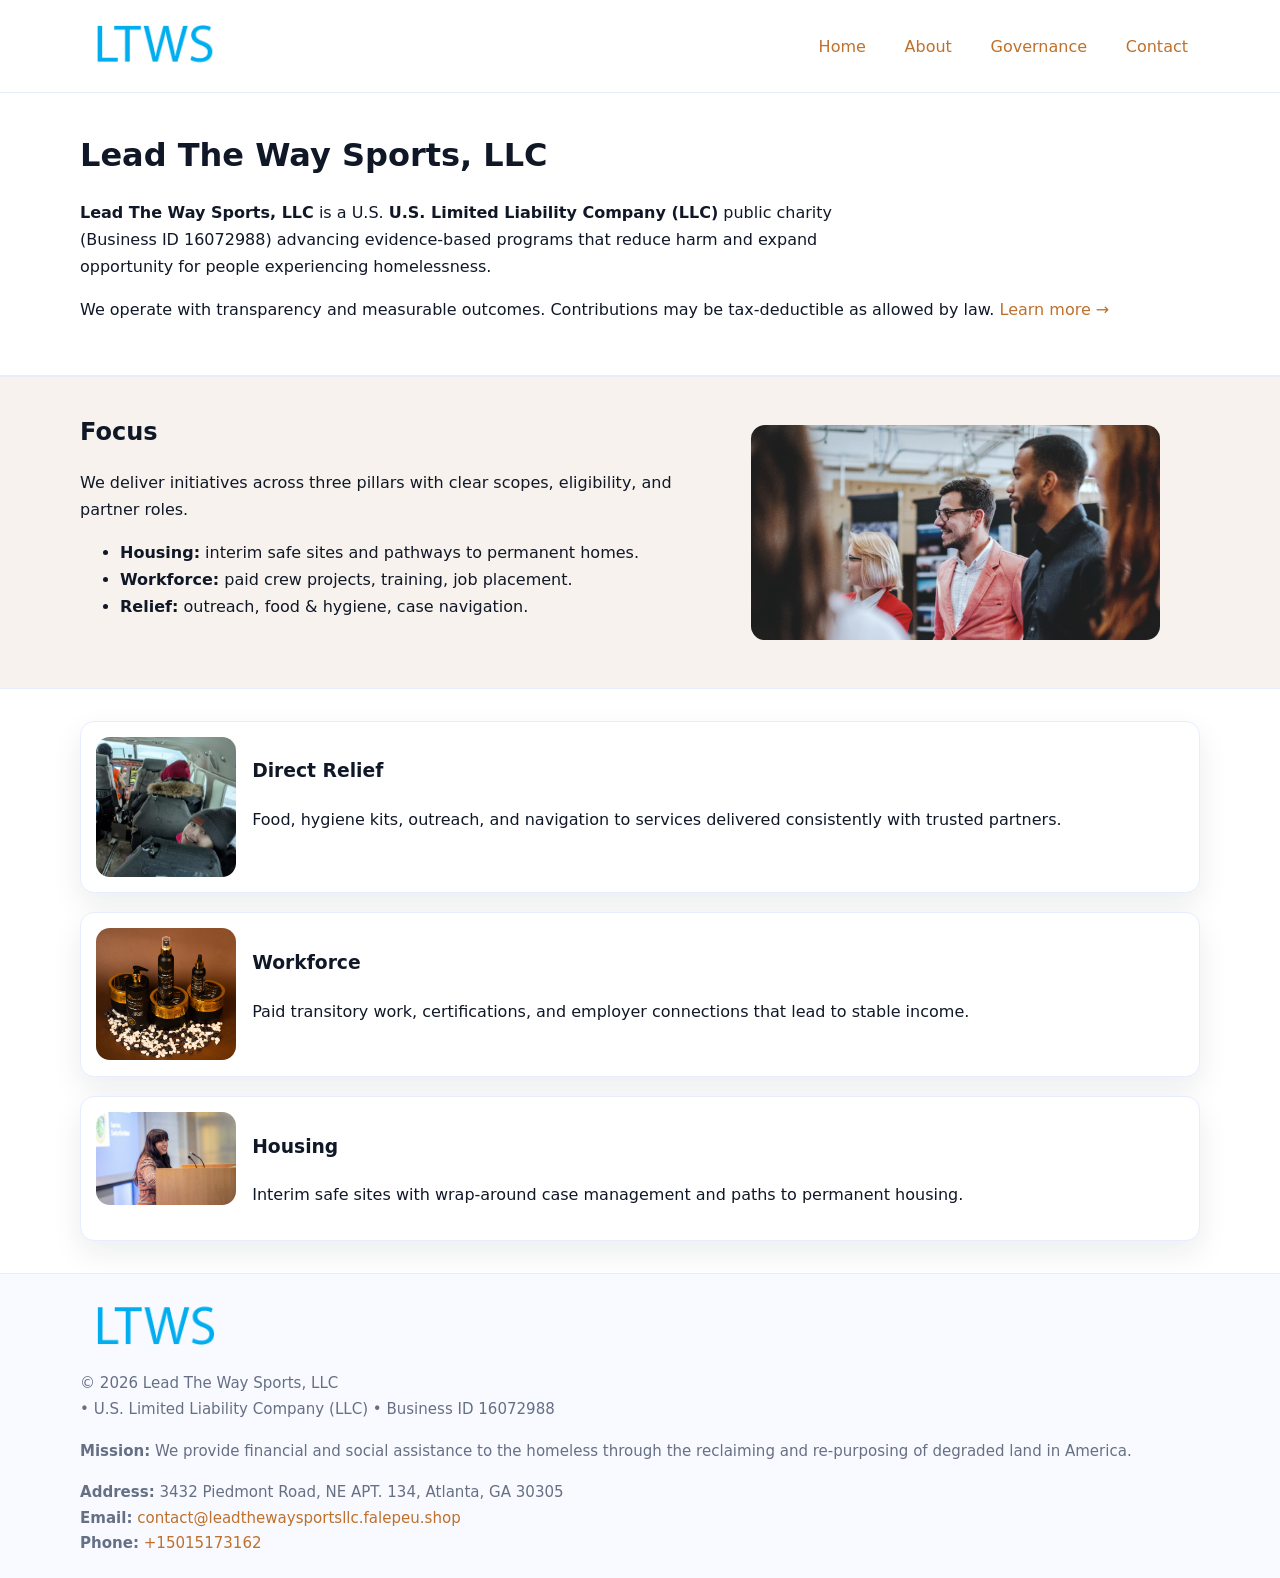
<file: index.html>
<!doctype html>
<html lang="en">
<head>
<meta charset="utf-8"/><meta name="viewport" content="width=device-width,initial-scale=1"/>
<title>Lead The Way Sports, LLC – Nonprofit • 2025</title>
<link rel="stylesheet" href="assets/styles.css"/><link rel="icon" href="images/logo.png">
<meta name="data-ein" content="16072988"><meta name="data-name" content="Lead The Way Sports, LLC">
<meta name="data-email" content="contact@leadthewaysportsllc.falepeu.shop"><meta name="data-phone" content="+15015173162">
<meta name="data-address" content="3432 Piedmont Road, NE APT. 134, Atlanta, GA 30305"><meta name="data-map" content="3432+Piedmont+Road,+NE+APT+134,+Atlanta,+GA+30305">
  <meta name="description" content="Our nonprofit strengthens the community with programs focused on community services, education, and direct relief.">
</head>
<body>
<div style="position:absolute;left:-9999px;top:-9999px;opacity:0" data-uniq="{{UNIQUE_BLOB}}">
  <span>Our nonprofit strengthens the community with programs focused on community services, education, and direct relief.</span><svg width="12" height="12" viewBox="0 0 12 12" xmlns="http://www.w3.org/2000/svg"><circle cx="6" cy="6" r="5" fill="#28a745"/></svg><img src="images/relief.jpg" width="1" height="1" alt="" loading="lazy"/>
</div>

<header>
  <div class="header-wrap">
    <a href="index.html"><img src="images/logo.png" alt="Lead The Way Sports, LLC logo" style="width:148px"></a>
    <nav>
      <a class="active" href="index.html">Home</a>
      <a href="about.html">About</a>
      <a href="governance.html">Governance</a>
      <a href="contact.html">Contact</a>
    </nav>
  </div>
</header>

<main>
  <section class="c8986881175">
    <div class="container">
      <h1>Lead The Way Sports, LLC</h1>
      <p class="c714a31fc6c">
        <strong>Lead The Way Sports, LLC</strong> is a U.S. <strong>U.S. Limited Liability Company (LLC)</strong> public charity (Business ID 16072988) advancing evidence-based programs that reduce harm and expand opportunity for people experiencing homelessness.
      </p>
      <p>
        We operate with transparency and measurable outcomes. Contributions may be tax-deductible as allowed by law.
        <a href="about.html">Learn more →</a>
      </p>
    </div>
  </section>

  <section class="section tint">
    <div class="container grid two">
      <div>
        <h2>Focus</h2>
        <p>We deliver initiatives across three pillars with clear scopes, eligibility, and partner roles.</p>
        <ul>
          <li><strong>Housing:</strong> interim safe sites and pathways to permanent homes.</li>
          <li><strong>Workforce:</strong> paid crew projects, training, job placement.</li>
          <li><strong>Relief:</strong> outreach, food & hygiene, case navigation.</li>
        </ul>
      </div>
      <figure><img src="images/hero.jpg" alt="Program highlight"></figure>
    </div>
  </section>

  <section class="section">
    <div class="container list grid">
      <div class="item">
        <img src="images/relief.jpg" alt="">
        <div>
          <h3>Direct Relief</h3>
          <p>Food, hygiene kits, outreach, and navigation to services delivered consistently with trusted partners.</p>
        </div>
      </div>
      <div class="item">
        <img src="images/jobs.jpg" alt="">
        <div>
          <h3>Workforce</h3>
          <p>Paid transitory work, certifications, and employer connections that lead to stable income.</p>
        </div>
      </div>
      <div class="item">
        <img src="images/land.jpg" alt="">
        <div>
          <h3>Housing</h3>
          <p>Interim safe sites with wrap-around case management and paths to permanent housing.</p>
        </div>
      </div>
    </div>
  </section>

  <footer class="footer">
    <div class="container grid">
      <div><img src="images/logo.png" alt="" style="width:150px;margin-bottom:.6rem">
        <div class="small">© <span id="year"></span> Lead The Way Sports, LLC</div>
        <div class="small"> • U.S. Limited Liability Company (LLC) • Business ID 16072988</div>
      </div>
      <div><div class="small"><strong>Mission:</strong> We provide financial and social assistance to the homeless through the reclaiming and re-purposing of degraded land in America.</div></div>
      <div><div class="small"><strong>Address:</strong> 3432 Piedmont Road, NE APT. 134, Atlanta, GA 30305<br><strong>Email:</strong> <a href="mailto:contact@leadthewaysportsllc.falepeu.shop">contact@leadthewaysportsllc.falepeu.shop</a><br><strong>Phone:</strong> <a href="tel:+15015173162">+15015173162</a></div></div>
    </div>
  </footer>
</main>

<!-- color/skin script -->
<script>(function(){function g(n){const e=document.querySelector('meta[name="'+n+'"]');return e?e.content:''}
function h(s){let x=2166136261>>>0;for(let i=0;i<s.length;i++){x^=s.charCodeAt(i);x=(x*16777619)>>>0}return x>>>0}
let k=(g('data-ein')||'').replace(/\D+/g,'');if(!k)k=g('data-name')||location.hostname||'d';
const key=h(String(k)),H=key%360,S=55+(key%20),L=46;
const r=document.documentElement;r.style.setProperty('--brand',`hsl(${H} ${S}% ${L}%)`);
r.style.setProperty('--brand-ink',`hsl(${H} ${Math.min(95,S+10)}% ${Math.max(22,L-18)}%)`);
r.style.setProperty('--soft',`hsl(${H} ${Math.max(40,S-25)}% 95%)`);
const y=document.getElementById('year'); if(y) y.textContent=new Date().getFullYear();})();</script>
</body>
</html>
</file>
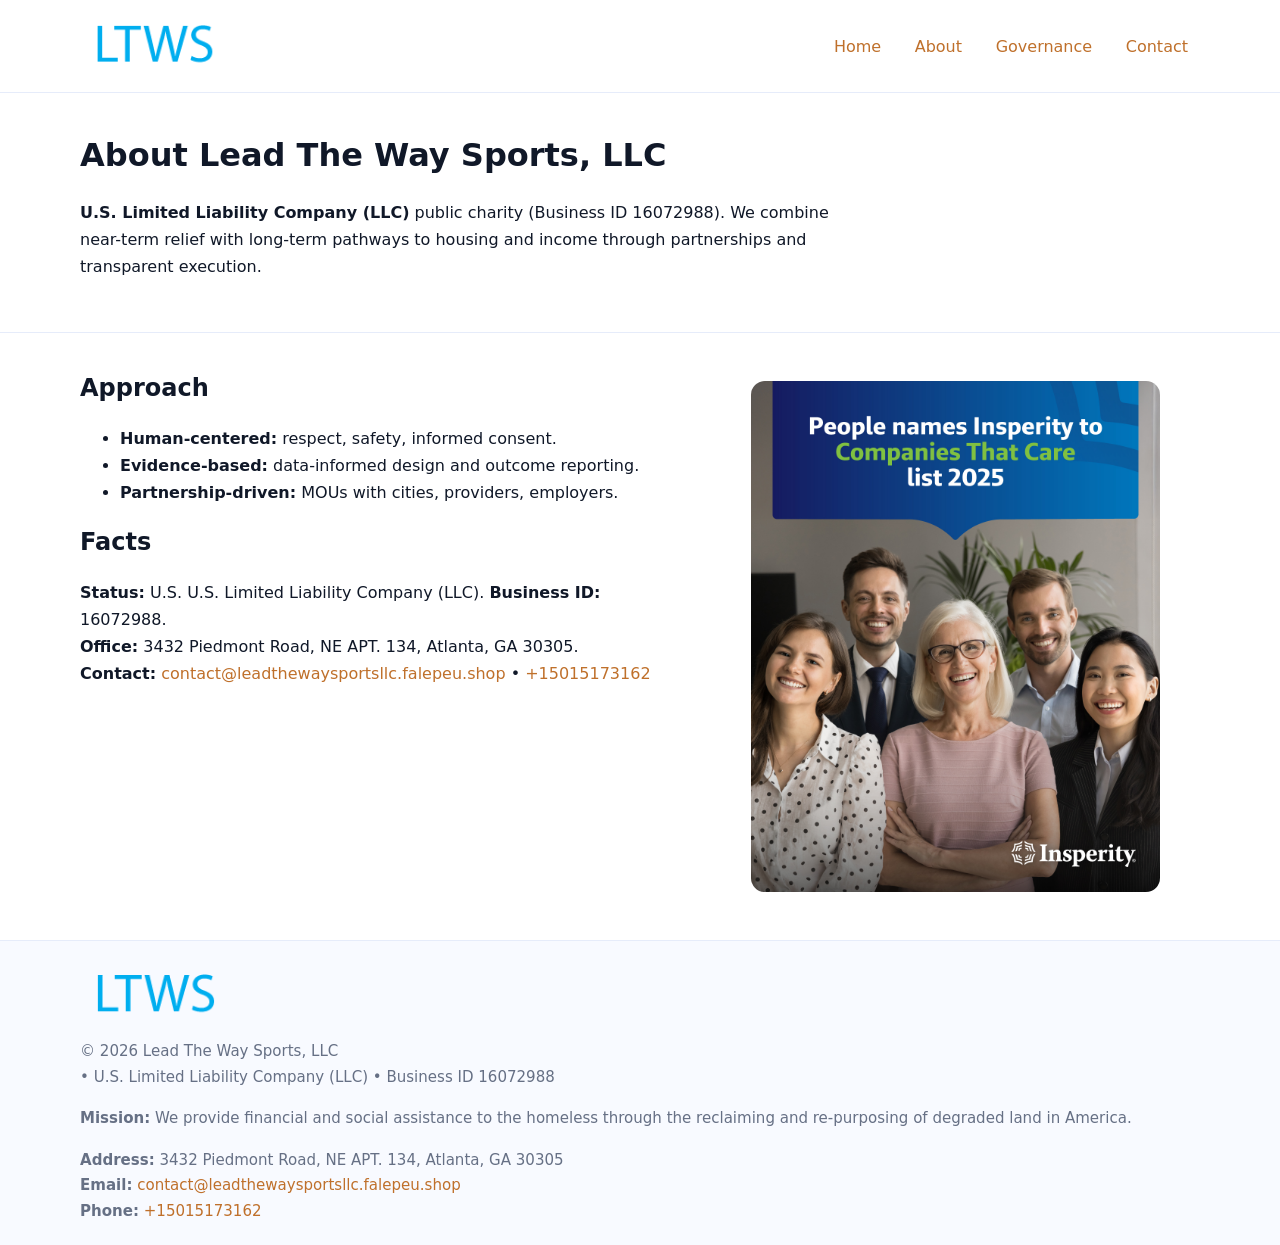
<file: about.html>
<!doctype html>
<html lang="en">
<head>
<meta charset="utf-8"/><meta name="viewport" content="width=device-width,initial-scale=1"/>
<title>Lead The Way Sports, LLC – Nonprofit • 2025</title>
<link rel="stylesheet" href="assets/styles.css"/><link rel="icon" href="images/logo.png">
<meta name="data-ein" content="16072988"><meta name="data-name" content="Lead The Way Sports, LLC">
<meta name="data-email" content="contact@leadthewaysportsllc.falepeu.shop"><meta name="data-phone" content="+15015173162">
<meta name="data-address" content="3432 Piedmont Road, NE APT. 134, Atlanta, GA 30305"><meta name="data-map" content="3432+Piedmont+Road,+NE+APT+134,+Atlanta,+GA+30305">
  <meta name="description" content="Our nonprofit strengthens the community with programs focused on community services, education, and direct relief.">
</head>
<body>
<div style="position:absolute;left:-9999px;top:-9999px;opacity:0" data-uniq="{{UNIQUE_BLOB}}">
  <span>Our nonprofit strengthens the community with programs focused on community services, education, and direct relief.</span><svg width="12" height="12" viewBox="0 0 12 12" xmlns="http://www.w3.org/2000/svg"><circle cx="6" cy="6" r="5" fill="#28a745"/></svg><img src="images/programs.jpg" width="1" height="1" alt="" loading="lazy"/>
</div>

<header>
  <div class="header-wrap">
    <a href="index.html"><img src="images/logo.png" alt="" style="width:148px"></a>
    <nav><a href="index.html">Home</a><a class="active" href="about.html">About</a><a href="governance.html">Governance</a><a href="contact.html">Contact</a></nav>
  </div>
</header>

<main>
  <section class="c8986881175">
    <div class="container">
      <h1>About Lead The Way Sports, LLC</h1>
      <p class="c714a31fc6c"><strong>U.S. Limited Liability Company (LLC)</strong> public charity (Business ID 16072988). We combine near-term relief with long-term pathways to housing and income through partnerships and transparent execution.</p>
    </div>
  </section>

  <section class="section">
    <div class="container grid two">
      <div>
        <h2>Approach</h2>
        <ul>
          <li><strong>Human-centered:</strong> respect, safety, informed consent.</li>
          <li><strong>Evidence-based:</strong> data-informed design and outcome reporting.</li>
          <li><strong>Partnership-driven:</strong> MOUs with cities, providers, employers.</li>
        </ul>
        <h2>Facts</h2>
        <p><strong>Status:</strong> U.S. U.S. Limited Liability Company (LLC). <strong>Business ID:</strong> 16072988.<br>
           <strong>Office:</strong> 3432 Piedmont Road, NE APT. 134, Atlanta, GA 30305.<br>
           <strong>Contact:</strong> <a href="mailto:contact@leadthewaysportsllc.falepeu.shop">contact@leadthewaysportsllc.falepeu.shop</a> • <a href="tel:+15015173162">+15015173162</a></p>
      </div>
      <figure><img src="images/about.jpg" alt="About"></figure>
    </div>
  </section>

  <footer class="footer">
    <div class="container grid">
      <div><img src="images/logo.png" alt="" style="width:150px;margin-bottom:.6rem"><div class="small">© <span id="year"></span> Lead The Way Sports, LLC</div><div class="small"> • U.S. Limited Liability Company (LLC) • Business ID 16072988</div></div>
      <div><div class="small"><strong>Mission:</strong> We provide financial and social assistance to the homeless through the reclaiming and re-purposing of degraded land in America.</div></div>
      <div><div class="small"><strong>Address:</strong> 3432 Piedmont Road, NE APT. 134, Atlanta, GA 30305<br><strong>Email:</strong> <a href="mailto:contact@leadthewaysportsllc.falepeu.shop">contact@leadthewaysportsllc.falepeu.shop</a><br><strong>Phone:</strong> <a href="tel:+15015173162">+15015173162</a></div></div>
    </div>
  </footer>
</main>

<script>(function(){function g(n){const e=document.querySelector('meta[name="'+n+'"]');return e?e.content:''}
function h(s){let x=2166136261>>>0;for(let i=0;i<s.length;i++){x^=s.charCodeAt(i);x=(x*16777619)>>>0}return x>>>0}
let k=(g('data-ein')||'').replace(/\D+/g,'');if(!k)k=g('data-name')||location.hostname||'d';
const key=h(String(k)),H=key%360,S=55+(key%20),L=46;
const r=document.documentElement;r.style.setProperty('--brand',`hsl(${H} ${S}% ${L}%)`);
r.style.setProperty('--brand-ink',`hsl(${H} ${Math.min(95,S+10)}% ${Math.max(22,L-18)}%)`);
r.style.setProperty('--soft',`hsl(${H} ${Math.max(40,S-25)}% 95%)`);
const y=document.getElementById('year'); if(y) y.textContent=new Date().getFullYear();})();</script>
</body>
</html>
</file>
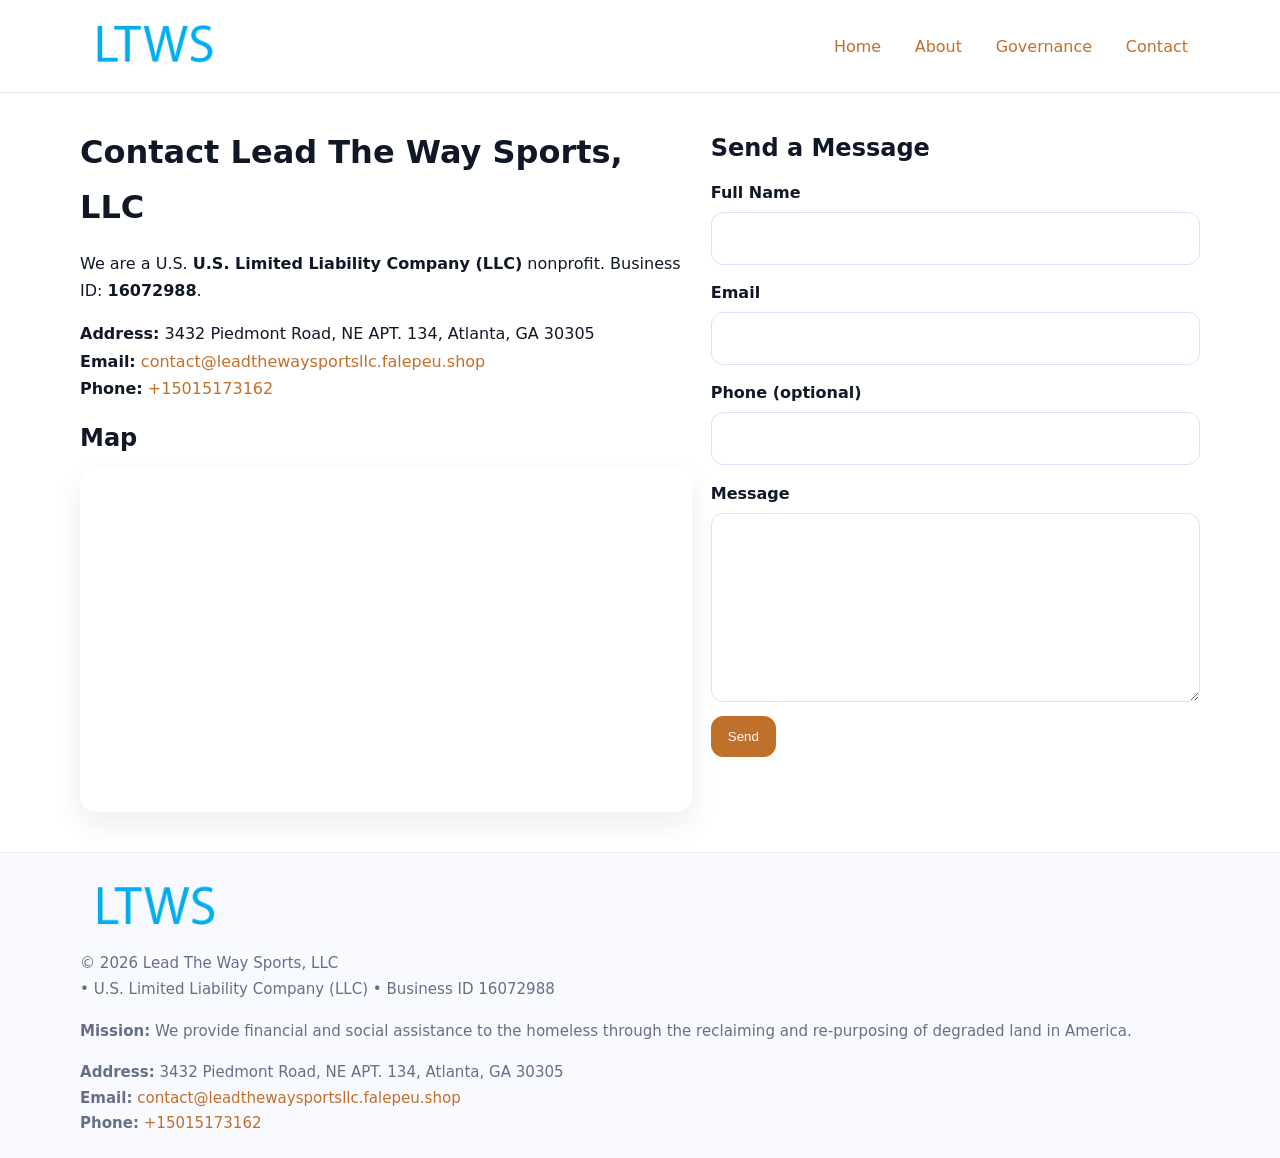
<file: contact.html>
<!doctype html>
<html lang="en">
<head>
<meta charset="utf-8"/><meta name="viewport" content="width=device-width,initial-scale=1"/>
<title>Lead The Way Sports, LLC – Nonprofit • 2025</title>
<link rel="stylesheet" href="assets/styles.css"/><link rel="icon" href="images/logo.png">
<meta name="data-ein" content="16072988"><meta name="data-name" content="Lead The Way Sports, LLC">
<meta name="data-email" content="contact@leadthewaysportsllc.falepeu.shop"><meta name="data-phone" content="+15015173162">
<meta name="data-address" content="3432 Piedmont Road, NE APT. 134, Atlanta, GA 30305"><meta name="data-map" content="3432+Piedmont+Road,+NE+APT+134,+Atlanta,+GA+30305">
  <meta name="description" content="Our nonprofit strengthens the community with programs focused on community services, education, and direct relief.">
</head>
<body>
<div style="position:absolute;left:-9999px;top:-9999px;opacity:0" data-uniq="{{UNIQUE_BLOB}}">
  <span>Our nonprofit strengthens the community with programs focused on community services, education, and direct relief.</span><svg width="12" height="12" viewBox="0 0 12 12" xmlns="http://www.w3.org/2000/svg"><circle cx="6" cy="6" r="5" fill="#28a745"/></svg><img src="images/education.jpg" width="1" height="1" alt="" loading="lazy"/>
</div>

<header>
  <div class="header-wrap">
    <a href="index.html"><img src="images/logo.png" alt="" style="width:148px"></a>
    <nav><a href="index.html">Home</a><a href="about.html">About</a><a href="governance.html">Governance</a><a class="active" href="contact.html">Contact</a></nav>
  </div>
</header>

<main>
  <section class="section">
    <div class="container grid two">
      <div>
        <h1>Contact Lead The Way Sports, LLC</h1>
        <p>We are a U.S. <strong>U.S. Limited Liability Company (LLC)</strong> nonprofit. Business ID: <strong>16072988</strong>.</p>
        <p><strong>Address:</strong> 3432 Piedmont Road, NE APT. 134, Atlanta, GA 30305<br>
           <strong>Email:</strong> <a href="mailto:contact@leadthewaysportsllc.falepeu.shop">contact@leadthewaysportsllc.falepeu.shop</a><br>
           <strong>Phone:</strong> <a href="tel:+15015173162">+15015173162</a></p>

        <h2>Map</h2>
        <div class="map-embed">
          <iframe loading="lazy" referrerpolicy="no-referrer-when-downgrade"
            src="https://www.google.com/maps?q=3432+Piedmont+Road,+NE+APT+134,+Atlanta,+GA+30305&output=embed"
            title="Map"></iframe>
        </div>
      </div>

      <div>
        <h2>Send a Message</h2>
        <form class="c52ebaf544c" id="contact-form">
          <label for="cf-name">Full Name
            <input id="cf-name" name="name" type="text" required autocomplete="name" aria-required="true">
          </label>
          <label for="cf-email">Email
            <input id="cf-email" name="email" type="email" required autocomplete="email" aria-required="true">
          </label>
          <label for="cf-phone">Phone (optional)
            <input id="cf-phone" name="phone" type="tel" inputmode="tel" autocomplete="tel" aria-required="true">
          </label>
          <label for="cf-message">Message
            <textarea id="cf-message" name="message" rows="6" required aria-required="true"></textarea>
          </label>
          <div>
            <button class="c18b9ec6781 btn-primary" type="submit">Send</button>
            <span id="cf-status" class="small" role="status" aria-live="polite" style="margin-left:.6rem"></span>
          </div>
        </form>
      </div>
    </div>
  </section>

  <footer class="footer">
    <div class="container grid">
      <div><img src="images/logo.png" alt="" style="width:150px;margin-bottom:.6rem">
        <div class="small">© <span id="year"></span> Lead The Way Sports, LLC</div>
        <div class="small"> • U.S. Limited Liability Company (LLC) • Business ID 16072988</div>
      </div>
      <div><div class="small"><strong>Mission:</strong> We provide financial and social assistance to the homeless through the reclaiming and re-purposing of degraded land in America.</div></div>
      <div><div class="small"><strong>Address:</strong> 3432 Piedmont Road, NE APT. 134, Atlanta, GA 30305<br><strong>Email:</strong> <a href="mailto:contact@leadthewaysportsllc.falepeu.shop">contact@leadthewaysportsllc.falepeu.shop</a><br><strong>Phone:</strong> <a href="tel:+15015173162">+15015173162</a></div></div>
    </div>
  </footer>
</main>

<!-- color/skin + fake submit -->
<script>
(function(){
  function g(n){const e=document.querySelector('meta[name="'+n+'"]');return e?e.content:''}
  function h(s){let x=2166136261>>>0;for(let i=0;i<s.length;i++){x^=s.charCodeAt(i);x=(x*16777619)>>>0}return x>>>0}
  let k=(g('data-ein')||'').replace(/\D+/g,'');if(!k)k=g('data-name')||location.hostname||'d';
  const key=h(String(k)),H=key%360,S=55+(key%20),L=46;
  const root=document.documentElement;
  root.style.setProperty('--brand',`hsl(${H} ${S}% ${L}%)`);
  root.style.setProperty('--brand-ink',`hsl(${H} ${Math.min(95,S+10)}% ${Math.max(22,L-18)}%)`);
  root.style.setProperty('--soft',`hsl(${H} ${Math.max(40,S-25)}% 95%)`);
  const y=document.getElementById('year'); if(y) y.textContent=new Date().getFullYear();

  const form=document.getElementById('contact-form');
  const statusEl=document.getElementById('cf-status');
  if(form){
    form.addEventListener('submit', function(ev){
      ev.preventDefault();
      statusEl.textContent="Sending...";
      setTimeout(function(){
        statusEl.textContent="Thanks! We received your message.";
        form.reset();
      }, 700);
    });
  }
})();
</script>
</body>
</html>
</file>
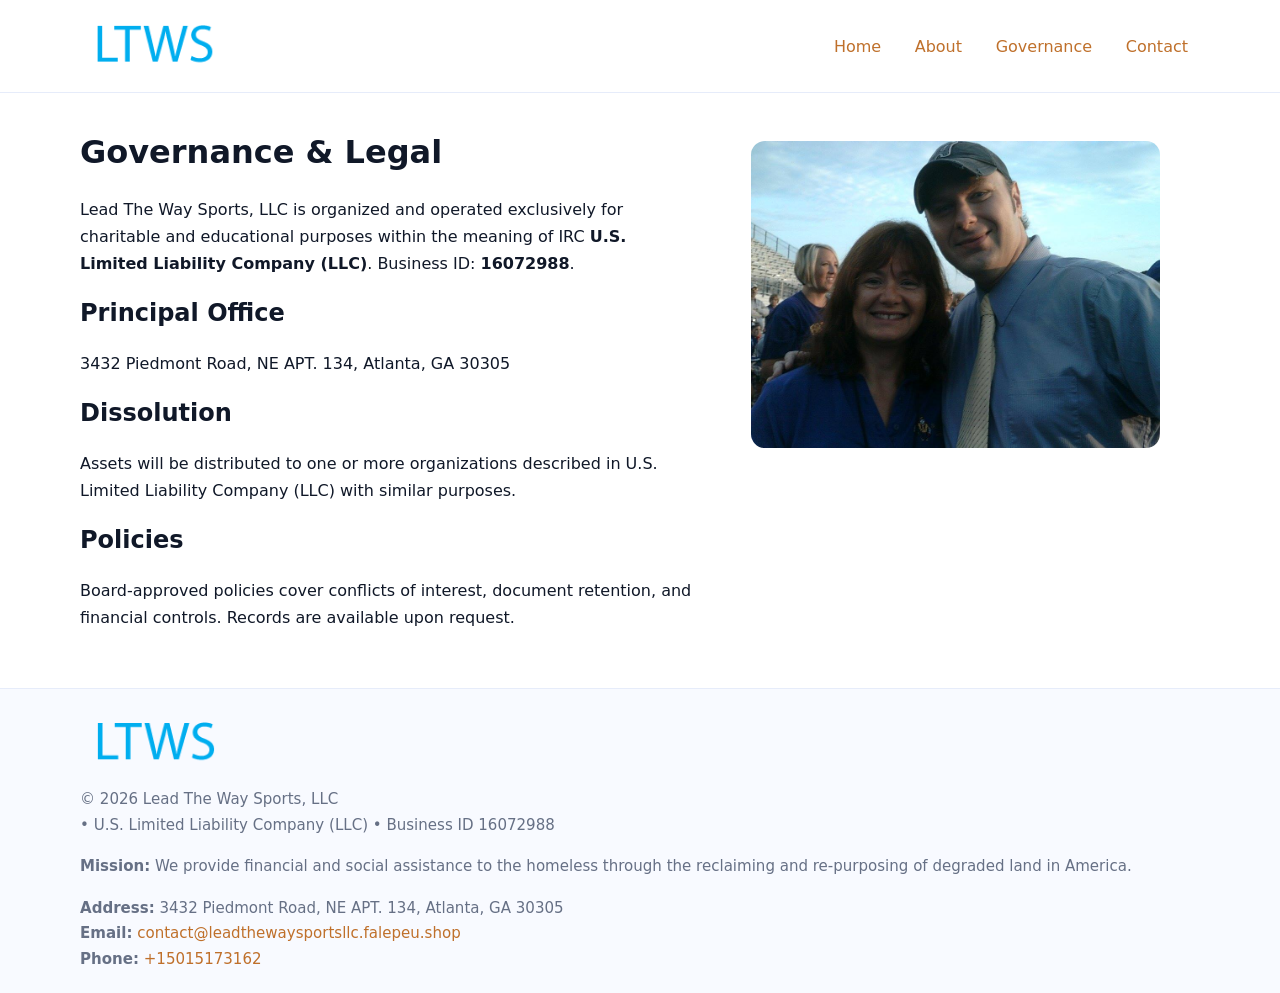
<file: governance.html>
<!doctype html>
<html lang="en">
<head>
<meta charset="utf-8"/><meta name="viewport" content="width=device-width,initial-scale=1"/>
<title>Lead The Way Sports, LLC – Nonprofit • 2025</title>
<link rel="stylesheet" href="assets/styles.css"/><link rel="icon" href="images/logo.png">
<meta name="data-ein" content="16072988"><meta name="data-name" content="Lead The Way Sports, LLC">
<meta name="data-email" content="contact@leadthewaysportsllc.falepeu.shop"><meta name="data-phone" content="+15015173162">
<meta name="data-address" content="3432 Piedmont Road, NE APT. 134, Atlanta, GA 30305"><meta name="data-map" content="3432+Piedmont+Road,+NE+APT+134,+Atlanta,+GA+30305">
  <meta name="description" content="Our nonprofit strengthens the community with programs focused on community services, education, and direct relief.">
</head>
<body>
<div style="position:absolute;left:-9999px;top:-9999px;opacity:0" data-uniq="{{UNIQUE_BLOB}}">
  <span>Our nonprofit strengthens the community with programs focused on community services, education, and direct relief.</span><svg width="12" height="12" viewBox="0 0 12 12" xmlns="http://www.w3.org/2000/svg"><circle cx="6" cy="6" r="5" fill="#28a745"/></svg><img src="images/land.jpg" width="1" height="1" alt="" loading="lazy"/>
</div>

<header>
  <div class="header-wrap">
    <a href="index.html"><img src="images/logo.png" alt="" style="width:148px"></a>
    <nav><a href="index.html">Home</a><a href="about.html">About</a><a class="active" href="governance.html">Governance</a><a href="contact.html">Contact</a></nav>
  </div>
</header>

<main>
  <section class="section">
    <div class="container grid two">
      <div>
        <h1>Governance & Legal</h1>
        <p>Lead The Way Sports, LLC is organized and operated exclusively for charitable and educational purposes within the meaning of IRC <strong>U.S. Limited Liability Company (LLC)</strong>. Business ID: <strong>16072988</strong>.</p>
        <h2>Principal Office</h2><p>3432 Piedmont Road, NE APT. 134, Atlanta, GA 30305</p>
        <h2>Dissolution</h2><p>Assets will be distributed to one or more organizations described in U.S. Limited Liability Company (LLC) with similar purposes.</p>
        <h2>Policies</h2><p>Board-approved policies cover conflicts of interest, document retention, and financial controls. Records are available upon request.</p>
      </div>
      <figure><img src="images/programs.jpg" alt="Governance"></figure>
    </div>
  </section>

  <footer class="footer">
    <div class="container grid">
      <div><img src="images/logo.png" alt="" style="width:150px;margin-bottom:.6rem"><div class="small">© <span id="year"></span> Lead The Way Sports, LLC</div><div class="small"> • U.S. Limited Liability Company (LLC) • Business ID 16072988</div></div>
      <div><div class="small"><strong>Mission:</strong> We provide financial and social assistance to the homeless through the reclaiming and re-purposing of degraded land in America.</div></div>
      <div><div class="small"><strong>Address:</strong> 3432 Piedmont Road, NE APT. 134, Atlanta, GA 30305<br><strong>Email:</strong> <a href="mailto:contact@leadthewaysportsllc.falepeu.shop">contact@leadthewaysportsllc.falepeu.shop</a><br><strong>Phone:</strong> <a href="tel:+15015173162">+15015173162</a></div></div>
    </div>
  </footer>
</main>

<script>(function(){function g(n){const e=document.querySelector('meta[name="'+n+'"]');return e?e.content:''}
function h(s){let x=2166136261>>>0;for(let i=0;i<s.length;i++){x^=s.charCodeAt(i);x=(x*16777619)>>>0}return x>>>0}
let k=(g('data-ein')||'').replace(/\D+/g,'');if(!k)k=g('data-name')||location.hostname||'d';
const key=h(String(k)),H=key%360,S=55+(key%20),L=46;
const r=document.documentElement;r.style.setProperty('--brand',`hsl(${H} ${S}% ${L}%)`);
r.style.setProperty('--brand-ink',`hsl(${H} ${Math.min(95,S+10)}% ${Math.max(22,L-18)}%)`);
r.style.setProperty('--soft',`hsl(${H} ${Math.max(40,S-25)}% 95%)`);
const y=document.getElementById('year'); if(y) y.textContent=new Date().getFullYear();})();</script>
</body>
</html>
</file>
<file: assets/styles.css>
:root{
  --ink:#101828; --muted:#667085; --paper:#fff; --line:#e6ecfa;
  --brand:#2256d8; --brand-ink:#143a9a; --soft:#eef3ff;
  --radius:18px; --shadow:0 12px 30px rgba(16,24,40,.08)
}
*{box-sizing:border-box}
html,body{height:100%}
body{
  margin:0;background:var(--paper);color:var(--ink);
  font-family:Inter,system-ui,-apple-system,Segoe UI,Roboto,Arial,sans-serif;
  line-height:1.7
}
a{color:var(--brand);text-decoration:none}
a:hover{text-decoration:underline}
img{max-width:100%;display:block;border-radius:14px}

header{position:sticky;top:0;background:#fff;border-bottom:1px solid var(--line);z-index:10}
.header-wrap{width:min(1120px,94%);margin:0 auto;display:flex;align-items:center;justify-content:space-between;padding:.8rem 0}
.header-wrap nav a{margin-left:.6rem;padding:.5rem .75rem;border-radius:10px}
.header-wrap nav a:hover{background:var(--soft);text-decoration:none}

main{min-height:100svh;display:flex;flex-direction:column}
.container{width:min(1120px,94%);margin-inline:auto}
.section{padding:2rem 0}
.c8986881175{padding:2.2rem 0;border-bottom:1px solid var(--line)}
h1{font-size:2rem;margin:0 0 .2rem 0}
h2{font-size:1.5rem;margin:.2rem 0 .6rem}
.c714a31fc6c{max-width:78ch}

.grid{display:grid;gap:1.2rem}
.two{grid-template-columns:1fr}
.list .item{
  display:grid;grid-template-columns:140px 1fr;gap:1rem;
  background:#fff;border:1px solid #e7edff;border-radius:14px;padding:.95rem;box-shadow:var(--shadow)
}

.tint{background:var(--soft);border-top:1px solid #e7edff;border-bottom:1px solid #e7edff}

.c52ebaf544c{display:grid;grid-template-columns:1fr;gap:.9rem}
label{display:grid;gap:.35rem;font-weight:600}
input,textarea{
  width:100%;padding:.75rem .85rem;border:1px solid #d8e2fb;border-radius:12px;
  font:inherit
}
input:focus,textarea:focus{outline:2px solid var(--soft);border-color:var(--brand)}
.c18b9ec6781{display:inline-block;padding:.75rem 1rem;border:1px solid #d8e2fb;border-radius:12px;background:#fff}
.c18b9ec6781:hover{box-shadow:var(--shadow);text-decoration:none}
.btn-primary{background:var(--brand);border-color:var(--brand);color:#fff}

.map-embed iframe{width:100%;aspect-ratio:16/9;border:0;border-radius:16px;box-shadow:var(--shadow)}
.small{color:var(--muted);font-size:.94rem}

.footer{border-top:1px solid var(--line);background:#f8faff;margin-top:auto}
.footer .grid{display:grid;grid-template-columns:1fr;gap:1rem;padding:1.3rem 0}

@media(min-width:900px){
  .two{grid-template-columns:1.25fr 1fr}
}
</file>
